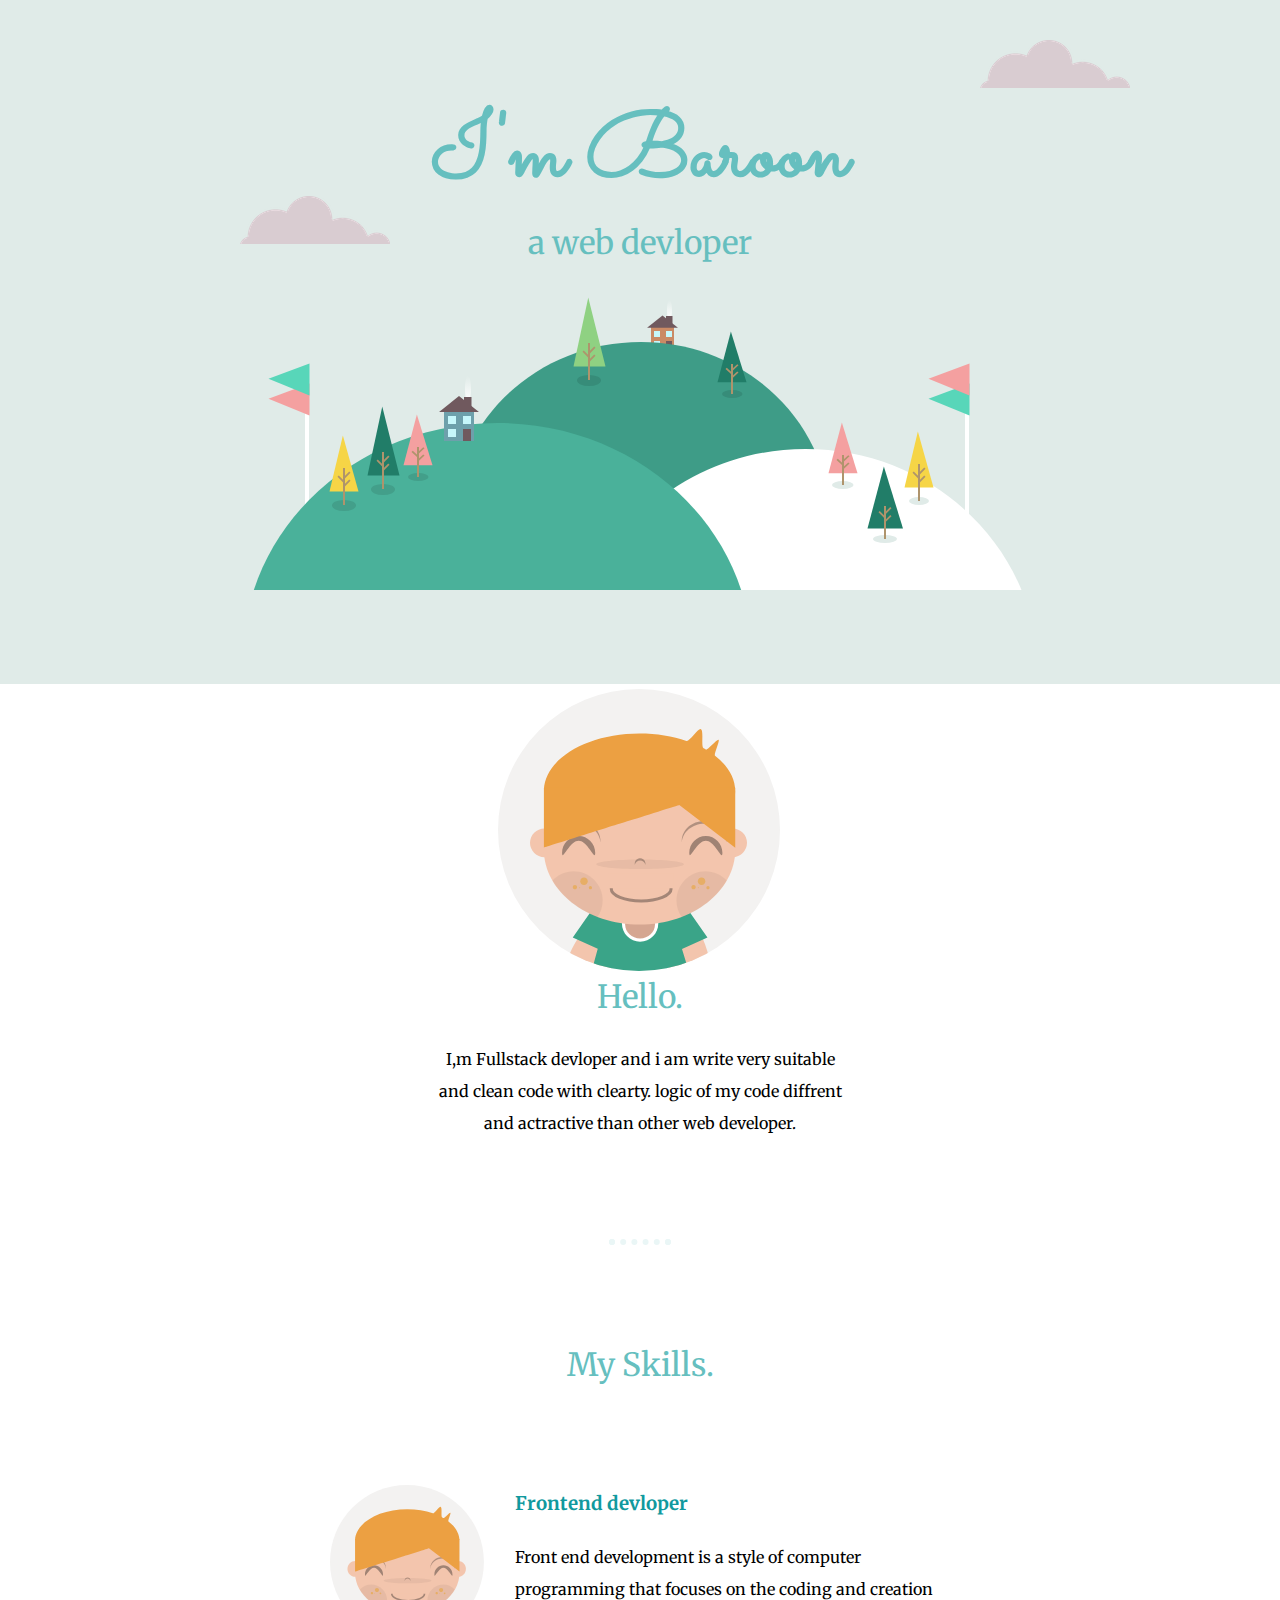
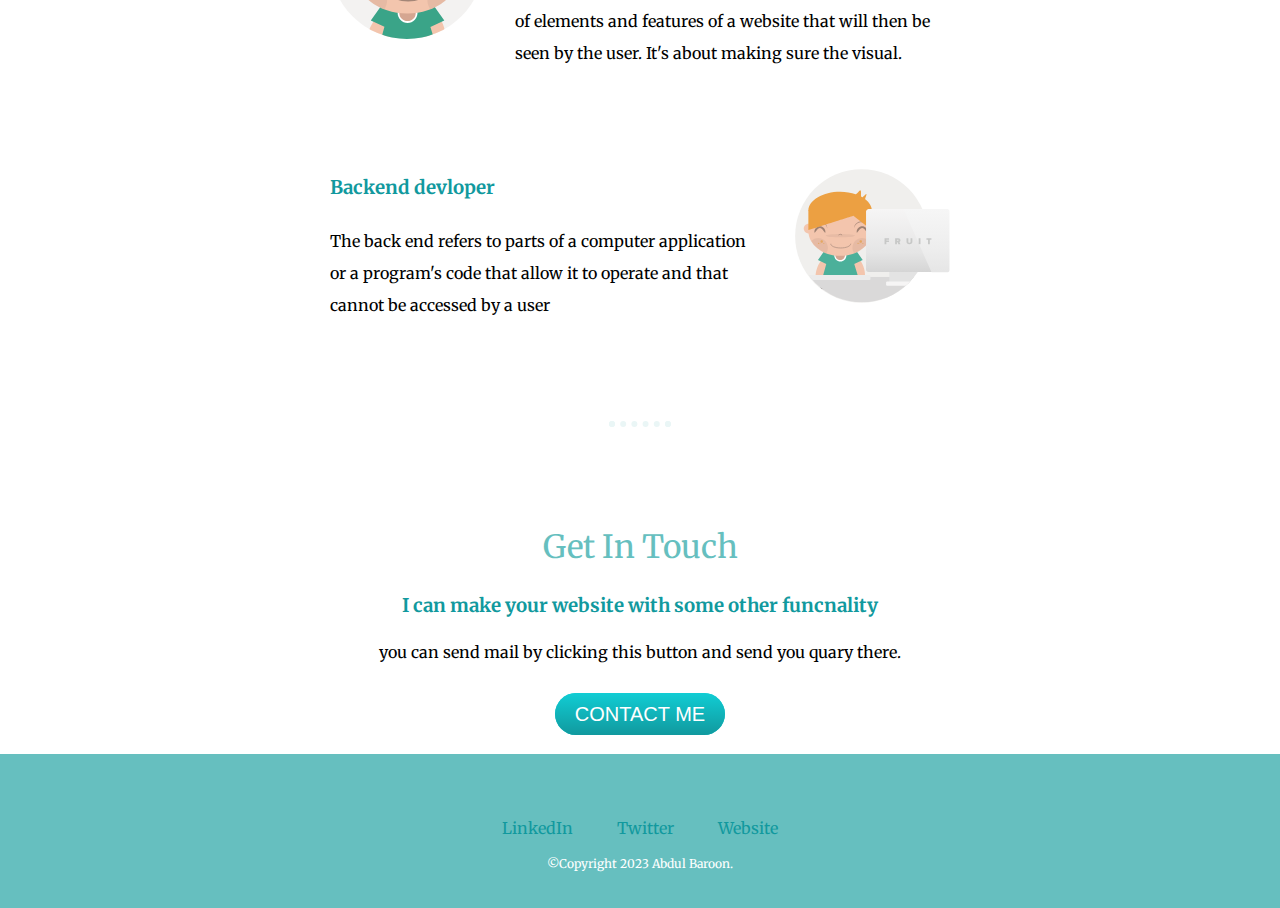
<file: index.html>
<!DOCTYPE html>
<html lang="en">

<head>
    <meta charset="UTF-8">
    <title>Marvel</title>
    <link rel="stylesheet" href="CSS/style.css">
    <link rel="shortcut icon" href="favicon/favicon.ico" type="image/x-icon">
    <link rel="preconnect" href="https://fonts.googleapis.com">
    <link rel="preconnect" href="https://fonts.gstatic.com" crossorigin>
    <link href="https://fonts.googleapis.com/css2?family=Merriweather&family=Montserrat&family=Sacramento&display=swap"
        rel="stylesheet">
</head>

<body>
    <div class="top-container">
        <img class="top_cloud" src="IMG/cloud.png" alt="cloud-image">
        <h1>I'm  Baroon </h1>
        <h2>a web devloper</h2>

        <img class="bottom_cloud" src="IMG/cloud.png" alt="cloud-image">
        <img src="IMG/land.svg" alt="Mountain_image">

    </div>
    <div class="middle-container">
        <div class="profile">
            <img src="IMG/me.svg" alt="">
            <h2>Hello.</h2>
            <p class="">I,m Fullstack devloper and i am write very 
                suitable <br> and clean code  with clearty.  
                logic of my code diffrent <br> and  actractive than 
                other web developer.
            </p>
        </div>
        <hr>
        <div class="skills">
            <h2>My Skills.</h2>
            <div class="skill-row">
                <img class="skill-img1" src="IMG/me.svg" alt="">
                <h3>Frontend devloper</h3>
                <p>Front end development is a style of computer programming that focuses on the coding and creation of elements and features of a website that will then be seen by the user. It's about making sure the visual.</p>
            </div>
            <div class="skill-row">
                <img class="skill-img2" src="IMG/me-dev.svg" alt="">
                <h3>Backend devloper</h3>
                <p>The back end refers to parts of a computer application or a program's code that allow it to operate and that cannot be accessed by a user</p>
            </div>
        </div>
        <hr>
        <div class="contact-me">
            <h2>Get In Touch</h2>
            <h3>I can make your website with some other funcnality</h3>
            <p>you can send mail by clicking this button and send you quary there.</p>
            <a class="btn" href="mailto:abdul.baroon0@email.com">CONTACT ME</a>
        </div>
    </div>


    <div class="bottom-container">
        <a class="footer-link" href="https://www.linkedin.com/">LinkedIn</a>
        <a class="footer-link" href="https://twitter.com/">Twitter</a>
        <a class="footer-link" href="https://www.appbrewery.co/">Website</a>
        <p class="copyright">©Copyright 2023 Abdul Baroon.</p>
    </div>
</body>

</html>
</file>
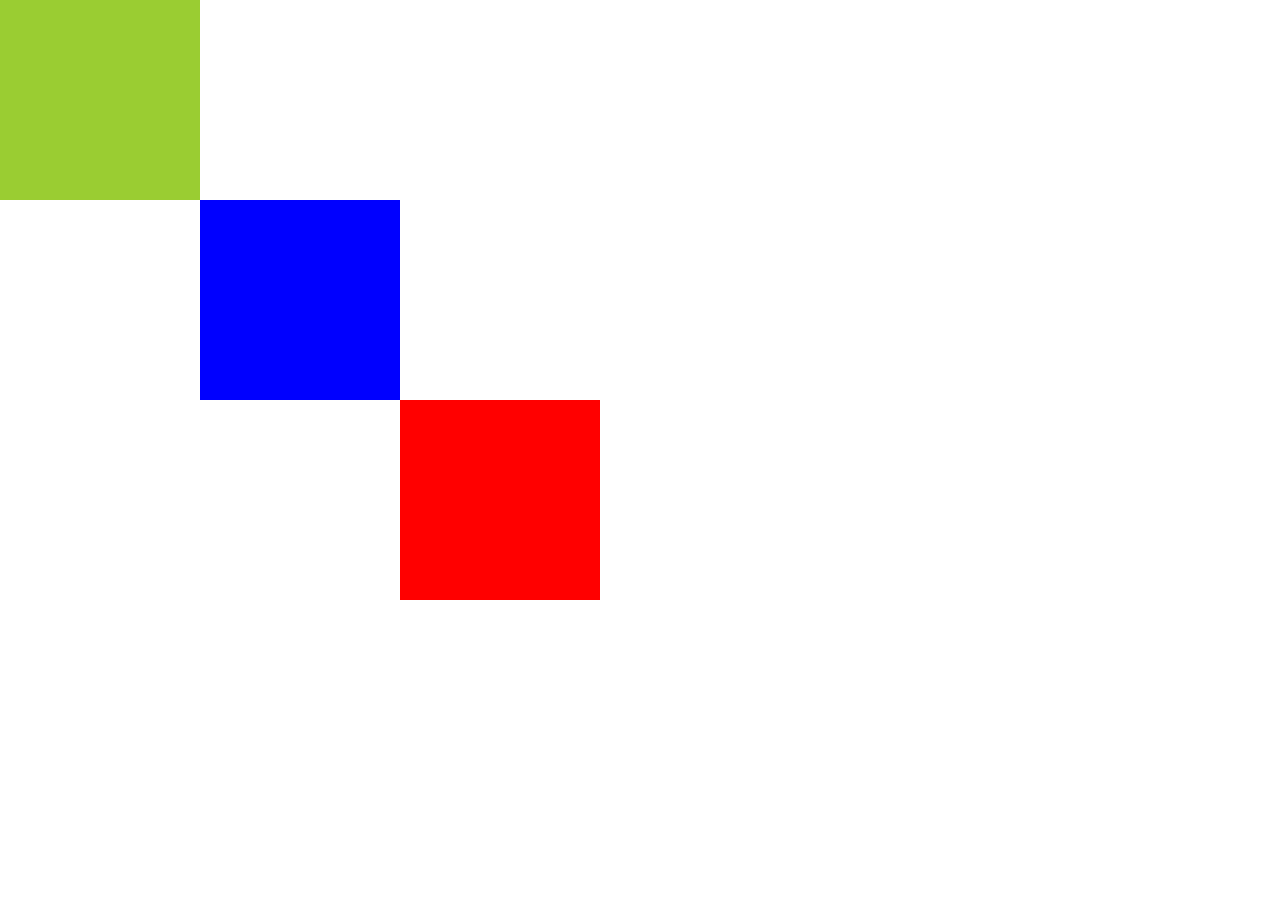
<file: new.html>
<!DOCTYPE html>
<html lang="en">
<head>
    <meta charset="UTF-8">
    <meta http-equiv="X-UA-Compatible" content="IE=edge">
    <meta name="viewport" content="width=device-width, initial-scale=1.0">
    <title>Document</title>
    <link rel="stylesheet" href="CSS/new.css">
</head>
<body>
    <div class="a"></div>
    <div class="b"></div>
    <div class="c"></div>

</body>
</html>
</file>
<file: CSS/style.css>
body{
    margin: 0px;
    background-color: white;
    padding: 20px;
    text-align: center;
    font-family: 'Montserrat', sans-serif;
    font-family: 'Merriweather', serif;

}
.top-container{
    padding: 90px;
    margin: -20px;
    position: relative;
    background-color: #E0EBE8;
}
.middle{
    height: 200px;
    width: 200px;
    background-color: red;
}
.lower{
    height: 200px;
    width: 200px;
    background-color: blue;
}
h1{
    margin: 0px auto 0px auto;
    font-family: 'Sacramento', cursive;
    font-size: 5.68rem;
    color: #66BFBF;
}
h2{
 
    margin-top: 0px;
    font-family: 'Merriweather', serif;
    font-size: 2.0rem;
    color: #66BFBF;
    font-weight: normal;
}
h3{
    margin-top: 0px;
    font-family: 'Merriweather', serif;
    color: #11999E;
}
hr{
    border: dotted #EAF6F6 6px;
    border-bottom: none;
    width: 4%;
    margin: 100px auto;
}
a{
    margin: 10px 20px;
    font-family: 'Merriweather', serif;
    color: #11999E;
    line-height: 3;
    text-decoration: none;

}
a:hover{
    color: #EAF6F6;
}
p{
    margin-top: 0px;
    font-family: 'Merriweather', serif;
     line-height: 2;
}
.top_cloud{
    position: absolute;
    left :980px;
    top: 40px;
}
.bottom_cloud{
    position: absolute;
    top: 196px;
}
.profile{
    margin: 25px;
}
.skill-row{
    width: 50%;
    margin: 100px auto 100px auto;
    text-align: left;
    line-height: 2;

}
.skill-img1{
    width: 25%;
    float: left;
    margin-right: 30px;
}
.skill-img2{
    width: 25%;
    float: right;
    margin-left: 30px;
}
.btn {
  background: #11cdd4;
  background-image: -webkit-linear-gradient(top, #11cdd4, #11999e);
  background-image: -moz-linear-gradient(top, #11cdd4, #11999e);
  background-image: -ms-linear-gradient(top, #11cdd4, #11999e);
  background-image: -o-linear-gradient(top, #11cdd4, #11999e);
  background-image: linear-gradient(to bottom, #11cdd4, #11999e);
  -webkit-border-radius: 28;
  -moz-border-radius: 28;
  border-radius: 28px;
  font-family: Arial;
  color: #ffffff;
  font-size: 20px;
  padding: 10px 20px 10px 20px;
  text-decoration: none;
}

.btn:hover {
  background: #30e3cb;
  background-image: -webkit-linear-gradient(top, #30e3cb, #2bc4d);
  background-image: -moz-linear-gradient(top, #30e3cb, #2bc4d);
  background-image: -ms-linear-gradient(top, #30e3cb, #2bc4d);
  background-image: -o-linear-gradient(top, #30e3cb, #2bc4d);
  background-image: linear-gradient(to bottom, #30e3cb, #2bc4d);
  text-decoration: none;
}

.bottom-container{
    background-color: #66BFBF;
    margin-top: 10px;
    margin: 10px -20px -20px -20px;
    padding: 50px 0px 20px;
}
.copyright{
    color: white;
    font-size: 0.75rem;
}
</file>
<file: CSS/new.css>
*{
    margin: 0px;
    padding: 0px;
    text-align: center;
    
}
.a{
    background-color: red;
    height:200px ;
    width:200px ;
    position: absolute;
    left: 400px;
    top: 400px;

}
.b{
    background-color: blue;
    height:200px ;
    width:200px ;
    position: absolute; 
    position: absolute;
    left: 200px;
    top: 200px; 
    
}
.c{background-color: yellowgreen;
    height:200px ;
    width:200px ;
    
}
</file>
